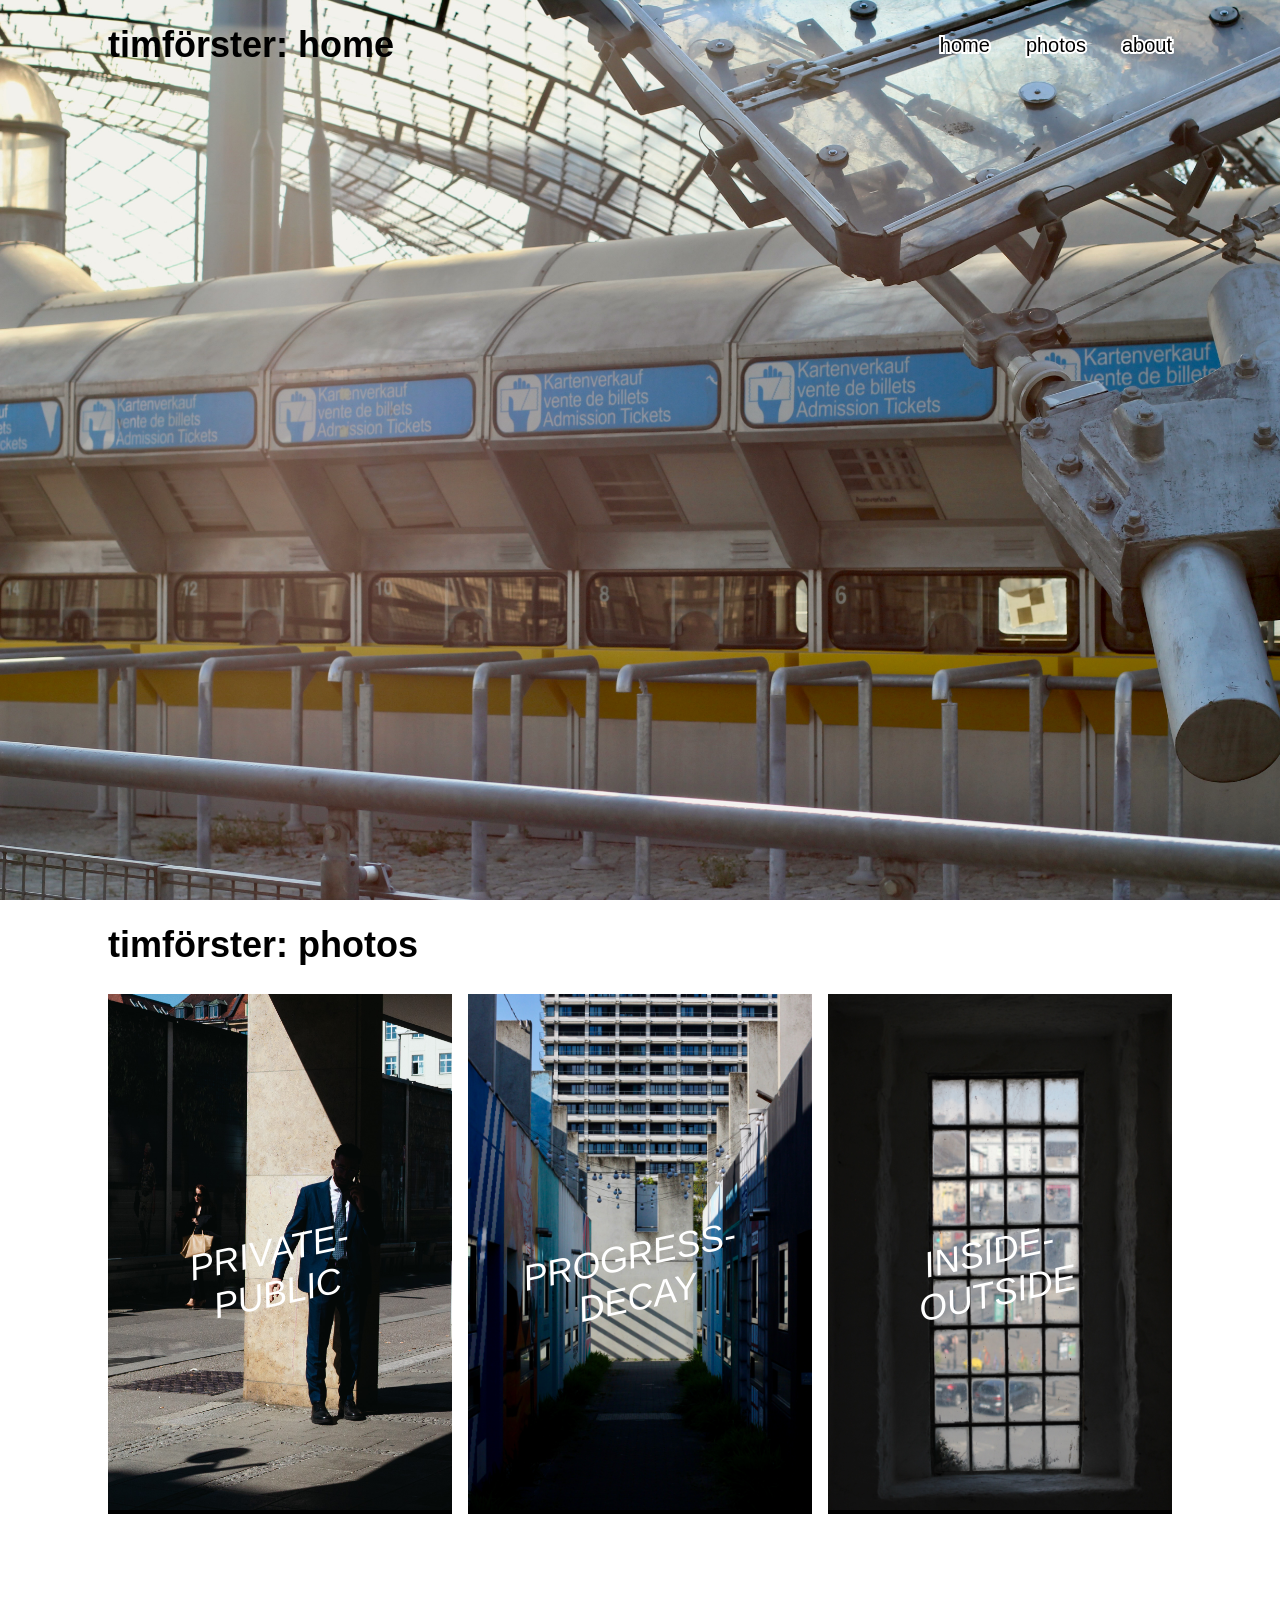
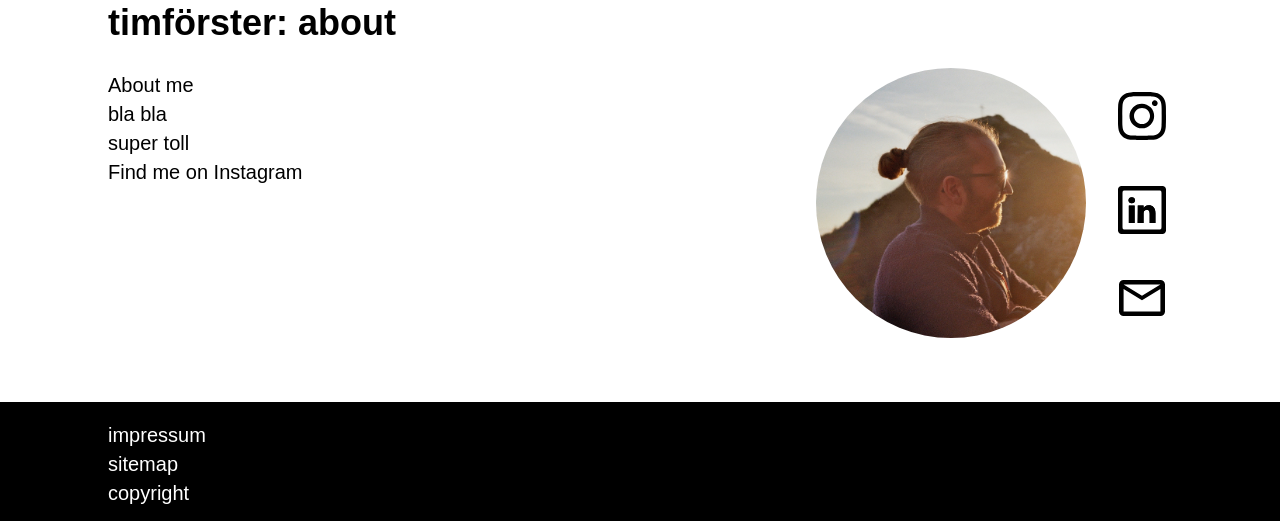
<file: docs/index.html>
<!DOCTYPE html>
<html lang="en">
<head>
    <meta charset="UTF-8">
    <meta name="viewport" content="width=device-width, initial-scale=1.0">
    <title>tim förster</title>
    <link rel="stylesheet" href="style.css">
</head>
<body>
    <div class="container container-row navbar navbar--colors-main" id="navbar-main">
        <h1>timförster: home</h1>
    </div>
    <div class="container container-row navbar" id="navbar-links">
        <h1 id="dummy-h1">h</h1>
        <div class="linkbutton"><a href=#hero-image>home</a></div>
        <div class="linkbutton"><a href="#title-section1">photos</a></div>
        <div class="linkbutton"><a href="#title-section2">about</a></div>
    </div>
    <div id="content">
        <div id="hero-image"></div>
        <div class="container container-row navbar navbar--colors-sub" id="title-section1">
            <h1>timförster: photos</h1>
        </div>
        <div class="container container-row section-container" id="content-section1">
            <div class="image-container">
                <img class="image-object" src="images/private.jpg">
                <p class="image-text">private-public</p>
            </div>
            <div class="image-container">
                <img class="image-object" src="images/progress.jpeg">
                <p class="image-text">progress-decay</p>
            </div>
            <div class="image-container">
                <img class="image-object" src="images/inside.JPG">
                <p class="image-text">inside-outside</p>
            </div>
        </div>
        <div class="container container-row navbar navbar--colors-sub" id="title-section2">
            <h1>timförster: about</h1>
        </div>
        <div class="container container-row section-container" id="content-section2">
            <div class="container container-col container-text">
                <p>About me</p>
                <p>bla bla</p>
                <p>super toll</p>
                <p>Find me on Instagram</p>
            </div>
            <div class="container container-row" id="container-avatar-socials">
                <div class="container container-col" id="avatar"></div>
                <div class="container container-col" id="socials-container">
                    <a>
                        <svg class="social-icon" width="54" height="54" viewBox="0 0 54 54" fill="none" xmlns="http://www.w3.org/2000/svg">
                            <path fill="currentcolor" d="M24 6C17.487 6 16.668 6.03 14.109 6.144C11.55 6.264 9.807 6.666 8.28 7.26C6.67753 7.86098 5.22642 8.8062 4.029 10.029C2.8062 11.2264 1.86098 12.6775 1.26 14.28C0.666 15.804 0.261 17.55 0.144 20.1C0.03 22.665 0 23.481 0 30.003C0 36.519 0.03 37.335 0.144 39.894C0.264 42.45 0.666 44.193 1.26 45.72C1.875 47.298 2.694 48.636 4.029 49.971C5.361 51.306 6.699 52.128 8.277 52.74C9.807 53.334 11.547 53.739 14.103 53.856C16.665 53.97 17.481 54 24 54C30.519 54 31.332 53.97 33.894 53.856C36.447 53.736 38.196 53.334 39.723 52.74C41.3244 52.1386 42.7744 51.1934 43.971 49.971C45.306 48.636 46.125 47.298 46.74 45.72C47.331 44.193 47.736 42.45 47.856 39.894C47.97 37.335 48 36.519 48 30C48 23.481 47.97 22.665 47.856 20.103C47.736 17.55 47.331 15.804 46.74 14.28C46.139 12.6775 45.1938 11.2264 43.971 10.029C42.7736 8.8062 41.3225 7.86098 39.72 7.26C38.19 6.666 36.444 6.261 33.891 6.144C31.329 6.03 30.516 6 23.994 6H24ZM21.849 10.326H24.003C30.411 10.326 31.17 10.347 33.699 10.464C36.039 10.569 37.311 10.962 38.157 11.289C39.276 11.724 40.077 12.246 40.917 13.086C41.757 13.926 42.276 14.724 42.711 15.846C43.041 16.689 43.431 17.961 43.536 20.301C43.653 22.83 43.677 23.589 43.677 29.994C43.677 36.399 43.653 37.161 43.536 39.69C43.431 42.03 43.038 43.299 42.711 44.145C42.3235 45.1857 41.7097 46.1274 40.914 46.902C40.074 47.742 39.276 48.261 38.154 48.696C37.314 49.026 36.042 49.416 33.699 49.524C31.17 49.638 30.411 49.665 24.003 49.665C17.595 49.665 16.833 49.638 14.304 49.524C11.964 49.416 10.695 49.026 9.849 48.696C8.8075 48.3098 7.86479 47.697 7.089 46.902C6.29182 46.1268 5.67698 45.1841 5.289 44.142C4.962 43.299 4.569 42.027 4.464 39.687C4.35 37.158 4.326 36.399 4.326 29.988C4.326 23.577 4.35 22.824 4.464 20.295C4.572 17.955 4.962 16.683 5.292 15.837C5.727 14.718 6.249 13.917 7.089 13.077C7.929 12.237 8.727 11.718 9.849 11.283C10.695 10.953 11.964 10.563 14.304 10.455C16.518 10.353 17.376 10.323 21.849 10.32V10.326ZM36.813 14.31C36.4348 14.31 36.0603 14.3845 35.7109 14.5292C35.3615 14.674 35.044 14.8861 34.7765 15.1535C34.5091 15.421 34.297 15.7385 34.1522 16.0879C34.0075 16.4373 33.933 16.8118 33.933 17.19C33.933 17.5682 34.0075 17.9427 34.1522 18.2921C34.297 18.6415 34.5091 18.959 34.7765 19.2265C35.044 19.4939 35.3615 19.706 35.7109 19.8508C36.0603 19.9955 36.4348 20.07 36.813 20.07C37.5768 20.07 38.3094 19.7666 38.8495 19.2265C39.3896 18.6864 39.693 17.9538 39.693 17.19C39.693 16.4262 39.3896 15.6936 38.8495 15.1535C38.3094 14.6134 37.5768 14.31 36.813 14.31ZM24.003 17.676C22.3682 17.6505 20.7447 17.9505 19.2269 18.5584C17.7092 19.1664 16.3275 20.0702 15.1625 21.2173C13.9974 22.3643 13.0721 23.7317 12.4405 25.2398C11.809 26.7479 11.4837 28.3665 11.4837 30.0015C11.4837 31.6365 11.809 33.2551 12.4405 34.7632C13.0721 36.2713 13.9974 37.6387 15.1625 38.7857C16.3275 39.9328 17.7092 40.8366 19.2269 41.4446C20.7447 42.0525 22.3682 42.3525 24.003 42.327C27.2386 42.2765 30.3246 40.9557 32.5949 38.6497C34.8652 36.3438 36.1377 33.2375 36.1377 30.0015C36.1377 26.7655 34.8652 23.6592 32.5949 21.3532C30.3246 19.0473 27.2386 17.7265 24.003 17.676ZM24.003 21.999C25.0537 21.999 26.0941 22.206 27.0648 22.608C28.0356 23.0101 28.9176 23.5995 29.6606 24.3424C30.4035 25.0854 30.9929 25.9674 31.395 26.9382C31.797 27.9089 32.004 28.9493 32.004 30C32.004 31.0507 31.797 32.0911 31.395 33.0618C30.9929 34.0326 30.4035 34.9146 29.6606 35.6576C28.9176 36.4005 28.0356 36.9899 27.0648 37.392C26.0941 37.794 25.0537 38.001 24.003 38.001C21.881 38.001 19.8459 37.158 18.3454 35.6576C16.845 34.1571 16.002 32.122 16.002 30C16.002 27.878 16.845 25.8429 18.3454 24.3424C19.8459 22.842 21.881 21.999 24.003 21.999Z"/>
                        </svg>
                    </a>
                    <a>
                        <svg class="social-icon" width="54" height="54" viewBox="0 0 54 54" fill="none" xmlns="http://www.w3.org/2000/svg">
                            <path fill="currentcolor" d="M13.7362 23.2332C15.7531 23.2332 17.0085 21.8982 17.0085 20.2259C16.9723 18.5175 15.7555 17.2187 13.7747 17.2187C11.794 17.2187 10.5 18.5199 10.5 20.2259C10.5 21.8982 11.7554 23.2332 13.6976 23.2332H13.7362Z"/>
                            <path fill="currentcolor" fill-rule="evenodd" clip-rule="evenodd" d="M25.953 27.648L25.5628 28.0742L25.905 27.648H25.953Z"/>
                            <path fill="currentcolor" d="M16.6278 43.0213V25.6115H10.8422V43.0213H16.6278Z"/>
                            <path fill="currentcolor" d="M25.5628 43.0213V33.2983C25.5628 32.7779 25.6013 32.2574 25.7556 31.8863C26.1724 30.8477 27.1242 29.7706 28.7243 29.7706C30.8183 29.7706 31.6544 31.3658 31.6544 33.708V43.0213H37.44V33.0357C37.44 27.6862 34.587 25.1995 30.7797 25.1995C27.7098 25.1995 26.3339 26.8862 25.5628 28.0742L25.953 27.648H25.905L25.5628 28.0742V25.6115H19.7796C19.8519 27.2453 19.7796 43.0213 19.7796 43.0213H25.5628Z"/>
                            <path fill="currentcolor" fill-rule="evenodd" clip-rule="evenodd" d="M16.6278 43.0213V25.6115H10.8422V43.0213H16.6278ZM13.7362 23.2332C15.7531 23.2332 17.0085 21.8982 17.0085 20.2259C16.9723 18.5175 15.7555 17.2187 13.7747 17.2187C11.794 17.2187 10.5 18.5199 10.5 20.2259C10.5 21.8982 11.7554 23.2332 13.6976 23.2332H13.7362ZM25.5628 43.0213V33.2983C25.5628 32.7779 25.6013 32.2574 25.7556 31.8863C26.1724 30.8477 27.1242 29.7706 28.7243 29.7706C30.8183 29.7706 31.6544 31.3658 31.6544 33.708V43.0213H37.44V33.0357C37.44 27.6862 34.587 25.1995 30.7797 25.1995C27.7098 25.1995 26.3339 26.8862 25.5628 28.0742V25.6115H19.7796C19.8519 27.2453 19.7796 43.0213 19.7796 43.0213H25.5628Z"/>
                            <path fill="currentcolor" fill-rule="evenodd" clip-rule="evenodd" d="M0 9.438C0 7.539 1.578 6 3.525 6H44.475C46.422 6 48 7.539 48 9.438V50.562C48 52.461 46.422 54 44.475 54H3.525C1.578 54 0 52.461 0 50.562V9.438ZM7.36406 10.5C4.93333 10.5 4.5 10.9333 4.5 13.2934V46.7066C4.5 49.0667 4.93333 49.5 7.36406 49.5H40.6359C43.0667 49.5 43.5 49.0667 43.5 46.7066V13.2547C43.5 10.9273 43.0667 10.5 40.6359 10.5H7.36406Z"/>
                        </svg>
                    </a>
                    <a>
                        <svg class="social-icon" width="52" height="42" viewBox="0 0 52 42" fill="none" xmlns="http://www.w3.org/2000/svg">
                            <path fill="currentcolor" d="M4.6 42C3.335 42 2.25208 41.5594 1.35125 40.6781C0.450417 39.7969 0 38.7375 0 37.5V10.5C0 9.2625 0.450417 8.20312 1.35125 7.32188C2.25208 6.44063 3.335 6 4.6 6H41.4C42.665 6 43.7479 6.44063 44.6488 7.32188C45.5496 8.20312 46 9.2625 46 10.5V37.5C46 38.7375 45.5496 39.7969 44.6488 40.6781C43.7479 41.5594 42.665 42 41.4 42H4.6ZM23 26.25L4.6 15V37.5H41.4V15L23 26.25ZM23 21.75L41.4 10.5H4.6L23 21.75ZM4.6 15V10.5V37.5V15Z"/>
                        </svg>
                    </a>
                </div>
            </div>
        </div>
    </div>
    <div class="container container-row" id="footer">
        <div class="container container-col container-text">
            <p>impressum</p>
            <p>sitemap</p>
            <p>copyright</p>
        </div>
    </div>
</body>
</html>
</file>
<file: docs/style.css>
:root {
    font-family: "Helvetica";
    scroll-behavior: smooth;
    --color-dark: #000000;
    --color-light: #ffffff;
    --site-padding: 108px;
}

@media (prefers-color-scheme: light) {
    :root {
        --primary: var(--color-dark);
        --secondary: var(--color-light);
        --secondary-transp: rgba(255, 255, 255, 0.4);
    }
}

@media (prefers-color-scheme: dark) {
    :root {
        --primary: var(--color-light);
        --secondary: var(--color-dark);
        --secondary-transp: rgba(0, 0, 0, 0.4);
    }
}

a {
    text-decoration: none;
    color: var(--primary);
}

p {
    margin:0;
    margin-top: 6px;
    font-size: 20px;
    color: var(--primary);
}

a:hover {
    text-decoration: none;
    color: var(--secondary);
}

body {
    padding: 0;
    margin: 0;
    background-color: var(--secondary);
}

h1 {
    padding:0;
    margin:0;
    font-size: 36px;
    color: var(--primary);
}

.container {
    display: flex;
    align-items: center;
    justify-content: space-between;
}

.container-col {
    flex-direction: column;
}

.container-row {
    flex-direction: row;
}

.container-text {
    align-items: flex-start;
    justify-content: flex-start;
}

.linkbutton {
    font-size: 20px;
    text-shadow: var(--primary);

    color: var(--primary);
    -webkit-text-stroke-color: var(--secondary);
    -webkit-text-stroke-width: 4px;
    paint-order: stroke fill;
    
    transition: color 200ms;
    transition: filter 200ms;
    transition: transform 200ms;
    -webkit-transition: -webkit-filter 200ms;
}

.linkbutton:hover {
    color: var(--secondary);
    -webkit-text-stroke-color: var(--primary);
    -webkit-text-stroke-width: 4px;
    paint-order: stroke fill;
    filter: drop-shadow(-2px 2px var(--primary));
    -webkit-filter: drop-shadow(-2px 2px var(--primary));
    transform: translate(2px, -2px);
    
    transition: color 200ms;
    transition: filter 200ms;
    transition: transform 200ms;
    -webkit-transition: -webkit-filter 200ms;
}

.navbar {
    position: sticky;
    top: 0;
    padding-left: var(--site-padding);
    padding-right: var(--site-padding);
    padding-top: 24px;
    padding-bottom: 24px;
    z-index: 9;
}

.navbar--colors-main {
    /* background-color: var(--secondary-transp);
    backdrop-filter: blur(8px); */
    color: var(--secondary);
}

.navbar--colors-sub {
    background-color: var(--secondary);
}

.section-container {
    padding-left: var(--site-padding);
    padding-right: var(--site-padding);
    padding-bottom: 64px;
}

#navbar-main {
    position: fixed;
    width: 100%;
}

#navbar-links {
    position: fixed;
    top: 0;
    right: 0;
    z-index: 10;
    gap: 36px;
}

#hero-image {
    background-image: url(images/olympia1.jpeg);
    background-size: cover;
    height: 100vh;
}

#dummy-h1 {
    opacity: 0;
}

#content-section1 {
    margin-top: 4px;
    align-items: stretch;
    max-height: 86vh;
    gap: 16px;
}

#content-section2 {
    align-items: flex-start;
    gap: 16px;
}

#footer {
    background-color: var(--primary);
    padding-top: 16px;
    padding-bottom: 16px;
    padding-left: var(--site-padding);
    padding-right: var(--site-padding);
}

#footer > div > p {
    color: var(--secondary);
}

.image-container {
    background-color: var(--primary);
    transition: transform 200ms;
    position: relative;
}

.image-container > p {
    margin: 0;
    padding: 0;
    text-align: center;
}

.image-container:hover {
    transform: translate(4px, -4px);
    transition: transform 200ms;
    transition: filter 200ms;
    -webkit-transition: -webkit-filter 200ms;

    filter: drop-shadow(-4px 4px var(--primary));
    -webkit-filter: drop-shadow(-4px 4px var(--primary));
}

.image-object {
    width: 100%;
    max-height: 86vh;
}

.image-text {
    color: var(--color-light);
    font-size: 36px;
    font-style: italic;
    text-transform: uppercase;
    rotate: -12deg;
    
    position: absolute;
    top: 50%;
    left: 50%;
    transform: translate(-50%, -50%);
}

.image-container:hover > p {
    paint-order: stroke fill;
    filter: drop-shadow(-4px 4px var(--color-dark));
    -webkit-filter: drop-shadow(-4px 4px var(--color-dark));
    /* transform: translate(4px, -4px); */
    
    transition: color 200ms;
    transition: filter 200ms;
    transition: transform 200ms;
    -webkit-transition: -webkit-filter 200ms;
}

#avatar {
    border-radius: 50%;
    background-image: url(images/avatar.png);
    background-size: cover;
    height: 30vh;
    aspect-ratio: 1;
    min-height: 32px;
}

#socials-container {
    justify-content: space-around;
}

#container-avatar-socials {
    gap: 32px;
    align-items: stretch;
}

.social-icon {
    color: var(--primary);
}

.social-icon:hover {
    color: var(--secondary);
    -webkit-text-stroke-color: var(--primary);
    -webkit-text-stroke-width: 4px;
    paint-order: stroke fill;
    filter: drop-shadow(-2px 2px var(--primary));
    -webkit-filter: drop-shadow(-2px 2px var(--primary));
    transform: translate(2px, -2px);

    stroke-width: 2px;
    stroke-color: var(--primary);
    
    transition: color 200ms;
    transition: filter 200ms;
    transition: transform 200ms;
    -webkit-transition: -webkit-filter 200ms;
}
</file>
